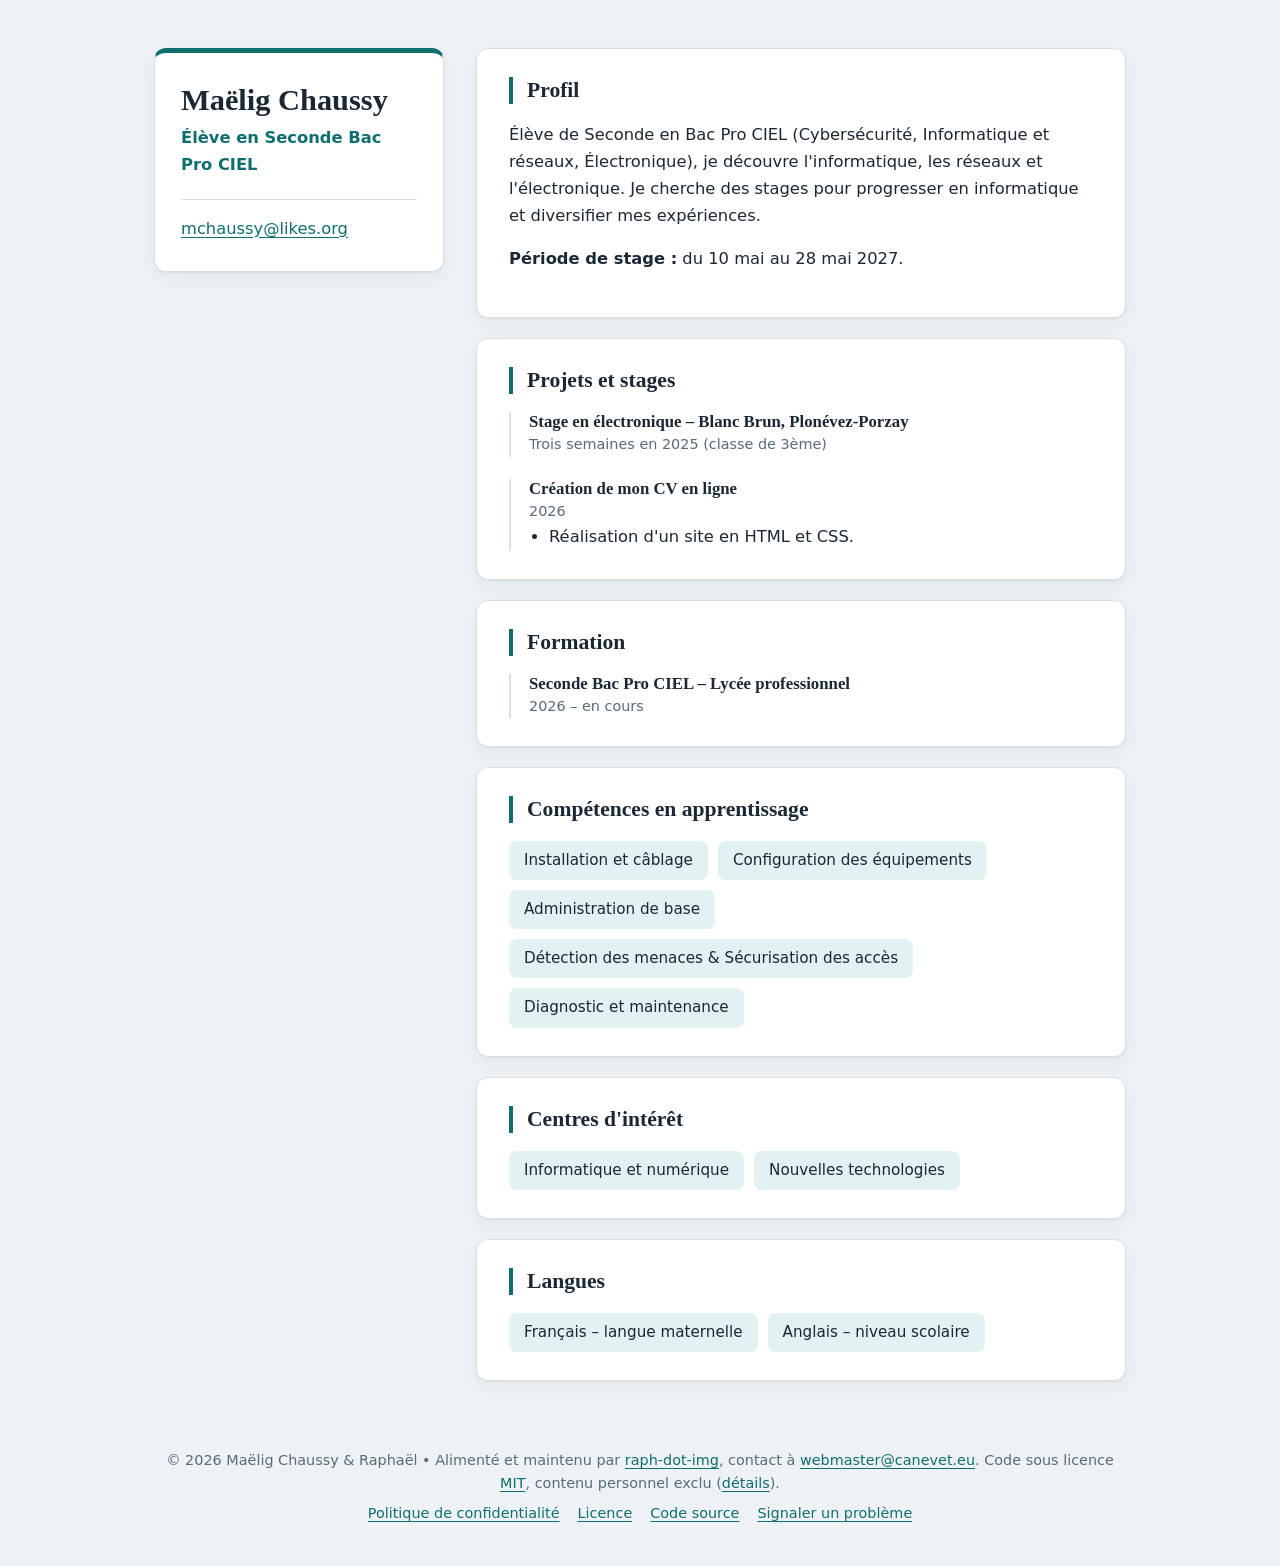
<file: index.html>
<!DOCTYPE html>
<html lang="fr">
<head>
  <meta charset="UTF-8">
  <meta name="viewport" content="width=device-width, initial-scale=1">
  <!-- MODIFIEZ : le titre affiché dans l'onglet du navigateur -->
  <title>Maëlig Chaussy – CV</title>
  <meta name="description" content="CV en ligne de Maëlig Chaussy, élève en Seconde Bac Pro CIEL.">
  <meta name="author" content="Maëlig Chaussy">
  <link rel="canonical" href="https://maelig.eu/">
  <link rel="icon" href="/assets/favicon.svg" type="image/svg+xml">
  <meta name="color-scheme" content="light dark">
  <!-- Pas de style inline : la CSP de nginx/securite.conf le bloquerait -->
  <link rel="stylesheet" href="/style.css">
</head>
<body>
  <div class="page">

    <!-- ===== COLONNE DE GAUCHE : identité et contact ===== -->
    <header class="profil">
      <h1>Maëlig Chaussy</h1>
      <p class="metier">Élève en Seconde Bac Pro CIEL</p>
      <ul class="contact">
        <!-- Pour ta sécurité : pas de téléphone ni d'adresse sur un site public.
             Utilise une adresse mail dédiée, avec l'accord de tes parents. -->
        <li><a href="mailto:mchaussy@likes.org">mchaussy@likes.org</a></li>
      </ul>
    </header>

    <!-- ===== CONTENU PRINCIPAL ===== -->
    <main>

      <section>
        <h2>Profil</h2>
        <p>Élève de Seconde en Bac Pro CIEL (Cybersécurité, Informatique et réseaux, Électronique), je découvre l'informatique, les réseaux et l'électronique. Je cherche des stages pour progresser en informatique et diversifier mes expériences.</p>
        <p><strong>Période de stage :</strong> du 10 mai au 28 mai 2027.</p>
      </section>

      <section>
        <h2>Projets et stages</h2>

        <!-- Copie-colle un bloc <div class="poste"> pour ajouter un stage ou un projet. -->
        <div class="poste">
          <h3>Stage en électronique – Blanc Brun, Plonévez-Porzay</h3>
          <p class="periode">Trois semaines en 2025 (classe de 3ème)</p>
        </div>

        <div class="poste">
          <h3>Création de mon CV en ligne</h3>
          <p class="periode">2026</p>
          <ul>
            <li>Réalisation d'un site en HTML et CSS.</li>
          </ul>
        </div>
      </section>

      <section>
        <h2>Formation</h2>
        <div class="poste">
          <h3>Seconde Bac Pro CIEL – Lycée professionnel</h3>
          <!-- À confirmer : nom du lycée et années -->
          <p class="periode">2026 – en cours</p>
        </div>
      </section>

      <section>
        <h2>Compétences en apprentissage</h2>
        <ul class="etiquettes">
          <li>Installation et câblage</li>
          <li>Configuration des équipements</li>
          <li>Administration de base</li>
          <li>Détection des menaces &amp; Sécurisation des accès</li>
          <li>Diagnostic et maintenance</li>
        </ul>
      </section>

      <section>
        <h2>Centres d'intérêt</h2>
        <ul class="etiquettes">
          <li>Informatique et numérique</li>
          <li>Nouvelles technologies</li>
        </ul>
      </section>

      <section>
        <h2>Langues</h2>
        <ul class="etiquettes">
          <li>Français – langue maternelle</li>
          <li>Anglais – niveau scolaire</li>
        </ul>
      </section>

    </main>
  </div>

  <footer class="pied">
    <p>© 2026 Maëlig Chaussy &amp; Raphaël &#x2022; Alimenté et maintenu par <a href="https://github.com/raph-dot-img">raph-dot-img</a>, contact à <a href="mailto:webmaster@canevet.eu">webmaster@canevet.eu</a>. Code sous licence <a href="/LICENSE">MIT</a>, contenu personnel exclu (<a href="/NOTICE">détails</a>).</p>
    <nav aria-label="Liens légaux">
      <a href="/confidentialite.html">Politique de confidentialité</a>
      <a href="/NOTICE">Licence</a>
      <a href="https://github.com/raph-dot-img/portfolio_de_maelig" rel="noopener">Code source</a>
      <a href="https://github.com/raph-dot-img/portfolio_de_maelig/issues/" rel="noopener">Signaler un problème</a>
    </nav>
  </footer>
</body>
</html>
</file>
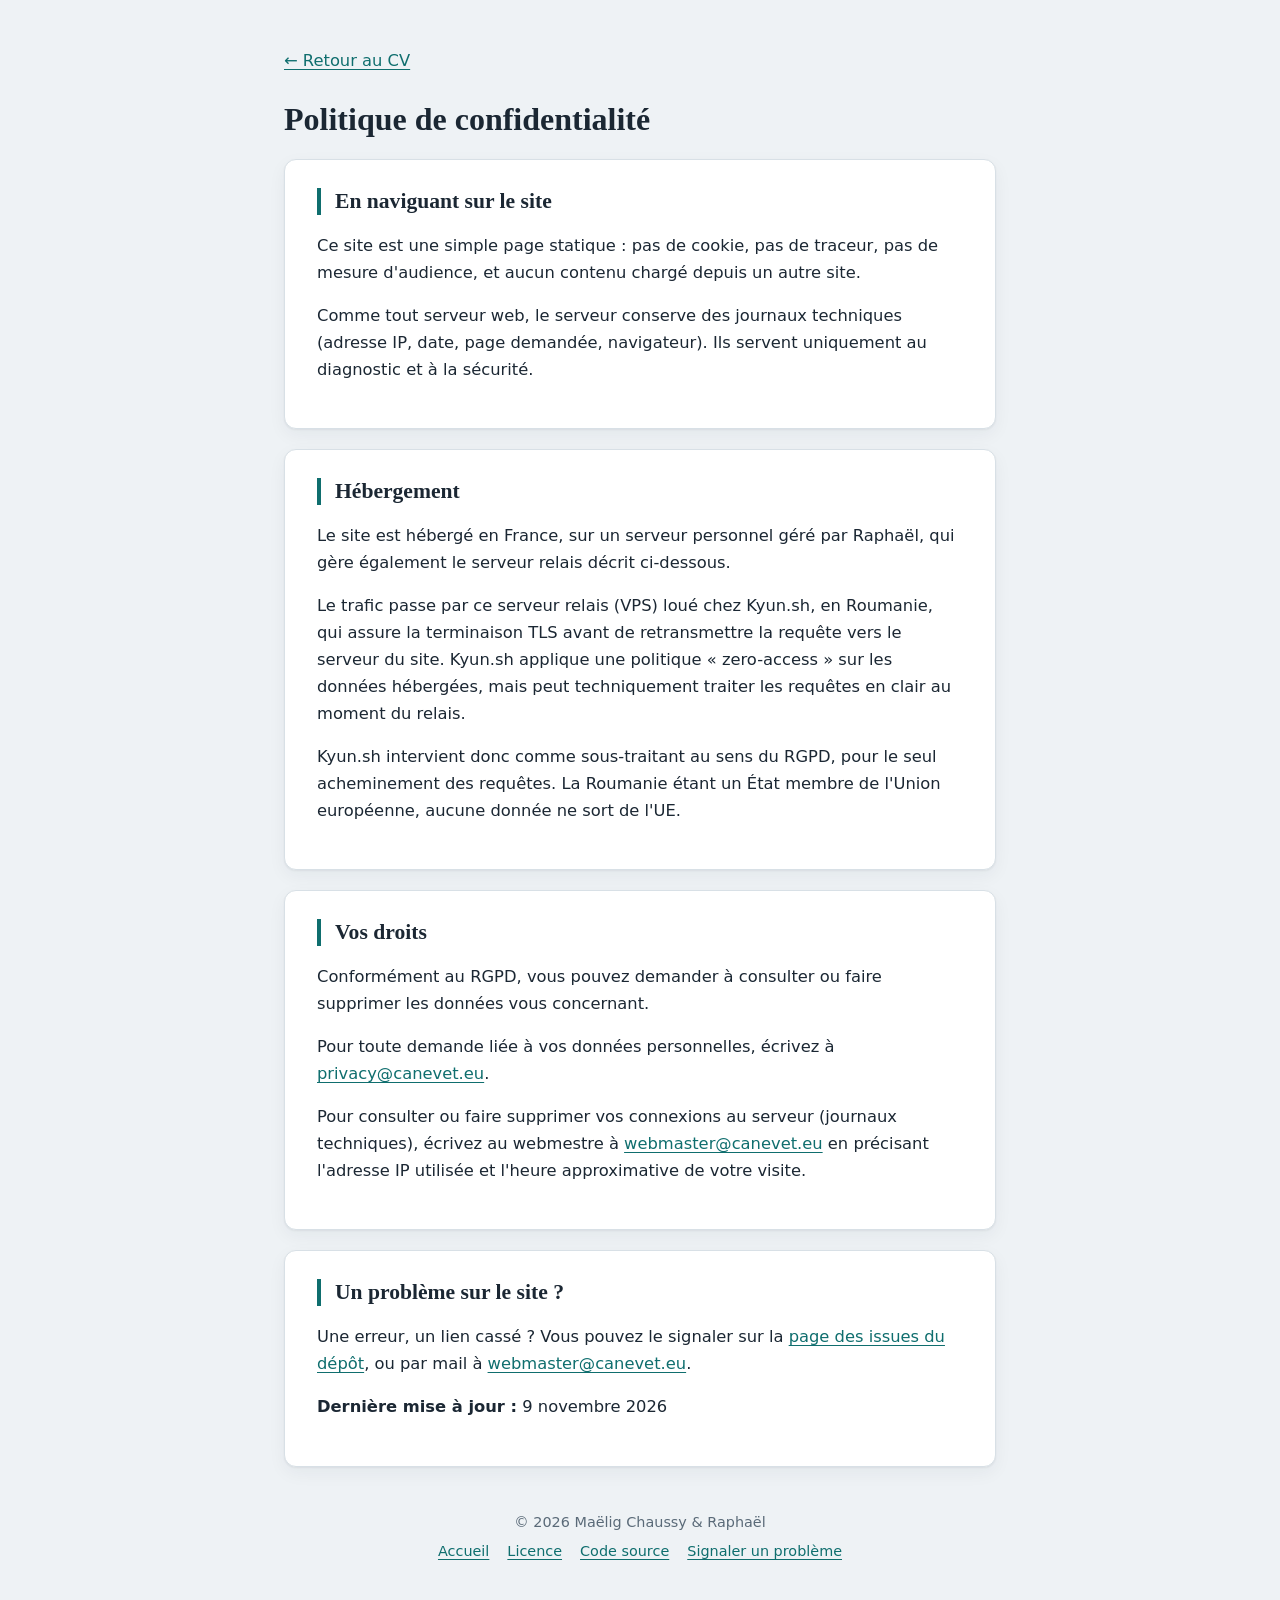
<file: confidentialite.html>
<!DOCTYPE html>
<html lang="fr">
<head>
  <meta charset="UTF-8">
  <meta name="viewport" content="width=device-width, initial-scale=1">
  <title>Politique de confidentialité | Maëlig Chaussy</title>
  <meta name="description" content="Politique de confidentialité du CV en ligne de Maëlig Chaussy : pas de cookie, pas de traceur.">
  <link rel="canonical" href="https://maelig.eu/confidentialite.html">
  <link rel="icon" href="/assets/favicon.svg" type="image/svg+xml">
  <meta name="color-scheme" content="light dark">
  <link rel="stylesheet" href="/style.css">
</head>
<body>
  <main class="page-texte">
    <a class="retour" href="/">← Retour au CV</a>
    <h1>Politique de confidentialité</h1>

    <section>
      <h2>En naviguant sur le site</h2>
      <p>Ce site est une simple page statique : pas de cookie, pas de traceur, pas de mesure d'audience, et aucun contenu chargé depuis un autre site.</p>
      <p>Comme tout serveur web, le serveur conserve des journaux techniques (adresse IP, date, page demandée, navigateur). Ils servent uniquement au diagnostic et à la sécurité.</p>
    </section>

    <section>
      <h2>Hébergement</h2>
      <p>Le site est hébergé en France, sur un serveur personnel géré par Raphaël, qui gère également le serveur relais décrit ci-dessous.</p>
      <p>Le trafic passe par ce serveur relais (VPS) loué chez Kyun.sh, en Roumanie, qui assure la terminaison TLS avant de retransmettre la requête vers le serveur du site. Kyun.sh applique une politique « zero-access » sur les données hébergées, mais peut techniquement traiter les requêtes en clair au moment du relais.</p>
      <p>Kyun.sh intervient donc comme sous-traitant au sens du RGPD, pour le seul acheminement des requêtes. La Roumanie étant un État membre de l'Union européenne, aucune donnée ne sort de l'UE.</p>
    </section>

    <section>
      <h2>Vos droits</h2>
      <p>Conformément au RGPD, vous pouvez demander à consulter ou faire supprimer les données vous concernant.</p>
      <p>Pour toute demande liée à vos données personnelles, écrivez à <a href="mailto:privacy@canevet.eu">privacy@canevet.eu</a>.</p>
      <p>Pour consulter ou faire supprimer vos connexions au serveur (journaux techniques), écrivez au webmestre à <a href="mailto:webmaster@canevet.eu">webmaster@canevet.eu</a> en précisant l'adresse IP utilisée et l'heure approximative de votre visite.</p>
    </section>

    <section>
      <h2>Un problème sur le site ?</h2>
      <p>Une erreur, un lien cassé ? Vous pouvez le signaler sur la <a href="https://github.com/raph-dot-img/portfolio_de_maelig/issues/" rel="noopener">page des issues du dépôt</a>, ou par mail à <a href="mailto:webmaster@canevet.eu">webmaster@canevet.eu</a>.</p>
      <p><strong>Dernière mise à jour :</strong> <time datetime="2026-11-09">9 novembre 2026</time></p>
    </section>
  </main>

  <footer class="pied">
    <p>© 2026 Maëlig Chaussy &amp; Raphaël</p>
    <nav aria-label="Liens légaux">
      <a href="/">Accueil</a>
      <a href="/NOTICE">Licence</a>
      <a href="https://github.com/raph-dot-img/portfolio_de_maelig" rel="noopener">Code source</a>
      <a href="https://github.com/raph-dot-img/portfolio_de_maelig/issues/" rel="noopener">Signaler un problème</a>
    </nav>
  </footer>
</body>
</html>
</file>
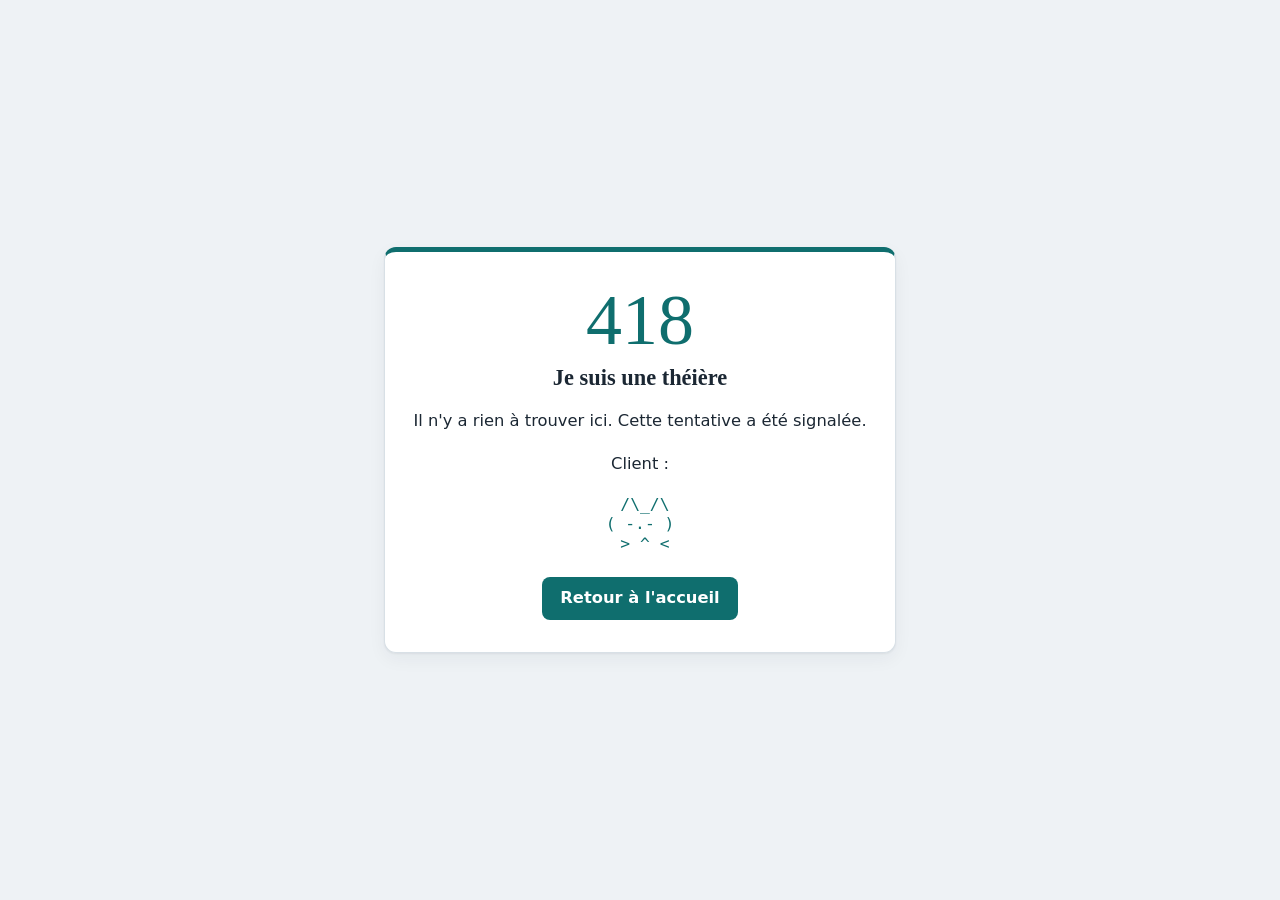
<file: erreurs/418.html>
<!DOCTYPE html>
<html lang="fr">
<head>
<meta charset="utf-8">
<meta name="viewport" content="width=device-width, initial-scale=1">
<meta name="robots" content="noindex">
<title>418 · Je suis une théière | Maëlig Chaussy</title>
<link rel="icon" href="/assets/favicon.svg" type="image/svg+xml">
<meta name="color-scheme" content="light dark">
<link rel="stylesheet" href="/style.css">
</head>
<body class="page-erreur">
  <main class="erreur">
    <p class="erreur-code">418</p>
    <h1>Je suis une théière</h1>
    <p>Il n'y a rien à trouver ici. Cette tentative a été signalée.</p>
    <!-- L'adresse est insérée par nginx (SSI) ou par serve.py en développement. -->
    <p class="erreur-ip">Client : <strong><!--# echo var="remote_addr" default="inconnu" --></strong></p>
    <pre class="erreur-chat" aria-hidden="true"> /\_/\
( -.- )
 &gt; ^ &lt;</pre>
    <a class="bouton" href="/">Retour à l'accueil</a>
  </main>
</body>
</html>
</file>
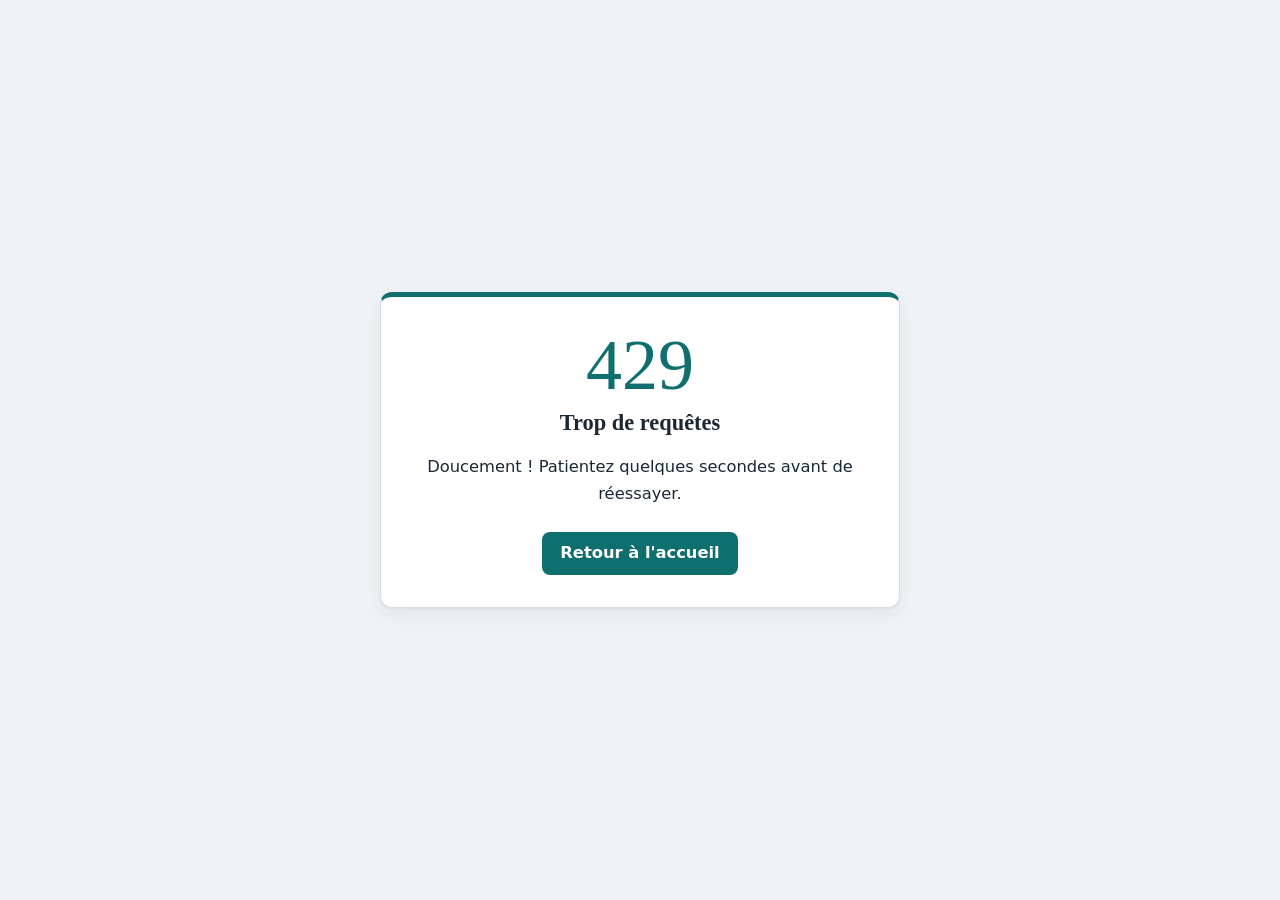
<file: erreurs/429.html>
<!DOCTYPE html>
<html lang="fr">
<head>
<meta charset="utf-8">
<meta name="viewport" content="width=device-width, initial-scale=1">
<meta name="robots" content="noindex">
<title>429 · Trop de requêtes | Maëlig Chaussy</title>
<link rel="icon" href="/assets/favicon.svg" type="image/svg+xml">
<meta name="color-scheme" content="light dark">
<link rel="stylesheet" href="/style.css">
</head>
<body class="page-erreur">
  <main class="erreur">
    <p class="erreur-code">429</p>
    <h1>Trop de requêtes</h1>
    <p>Doucement ! Patientez quelques secondes avant de réessayer.</p>
    <a class="bouton" href="/">Retour à l'accueil</a>
  </main>
</body>
</html>
</file>
<file: style.css>
/* ===== COULEURS : changez-les ici, tout le site suit ===== */
:root {
  --fond: #eef2f5;
  --carte: #ffffff;
  --texte: #1b2733;
  --texte-doux: #5a6a78;
  --accent: #0f6e6e;
  --accent-doux: #e2f1f1;
  --trait: #d8e0e6;
  --ombre: 0 1px 2px rgba(27, 39, 51, 0.06), 0 6px 18px rgba(27, 39, 51, 0.05);
}
@media (prefers-color-scheme: dark) {
  :root {
    --fond: #0f161c;
    --carte: #19232b;
    --texte: #e8eef2;
    --texte-doux: #9fb0bd;
    --accent: #4fc3c3;
    --accent-doux: #1f3a3f;
    --trait: #2a3844;
    --ombre: none;
  }
}

* { box-sizing: border-box; }
html { scroll-behavior: smooth; }
body {
  margin: 0;
  background: var(--fond);
  color: var(--texte);
  font-family: "Segoe UI", system-ui, -apple-system, sans-serif;
  font-size: 1.02rem;
  line-height: 1.65;
}
h1, h2, h3 { font-family: Georgia, "Times New Roman", serif; line-height: 1.25; }
a { color: var(--accent); text-underline-offset: 3px; }

/* ===== MISE EN PAGE : colonne de gauche + contenu ===== */
.page {
  display: grid;
  grid-template-columns: 290px 1fr;
  max-width: 1020px;
  margin: 0 auto;
  gap: 32px;
  padding: 48px 24px;
}

/* Carte d'identité, qui reste visible quand on fait défiler */
.profil {
  position: sticky;
  top: 32px;
  align-self: start;
  background: var(--carte);
  border: 1px solid var(--trait);
  border-top: 5px solid var(--accent);
  border-radius: 12px;
  box-shadow: var(--ombre);
  padding: 28px 26px;
}
.profil h1 { font-size: 1.9rem; margin: 0 0 6px; }
.metier { color: var(--accent); font-weight: 600; margin: 0 0 20px; }
.contact { list-style: none; padding: 16px 0 0; margin: 0; border-top: 1px solid var(--trait); }
.contact li { word-break: break-word; }

/* ===== SECTIONS ===== */
section {
  background: var(--carte);
  border: 1px solid var(--trait);
  border-radius: 12px;
  box-shadow: var(--ombre);
  padding: 28px 32px;
  margin-bottom: 20px;
}
h2 {
  font-size: 1.35rem;
  margin: 0 0 18px;
  padding-left: 14px;
  border-left: 4px solid var(--accent);
}
h3 { font-size: 1.05rem; margin: 0; }

/* Un bloc de stage, de projet ou de formation : trait à gauche comme une frise */
.poste {
  margin-bottom: 22px;
  padding-left: 18px;
  border-left: 2px solid var(--trait);
}
.poste:last-child { margin-bottom: 0; }
.periode { color: var(--texte-doux); font-size: 0.9rem; margin: 2px 0 6px; }
.poste p, .poste ul { margin: 0; }
.poste ul { padding-left: 20px; }

/* Les compétences et intérêts sous forme d'étiquettes */
.etiquettes { display: flex; flex-wrap: wrap; gap: 10px; padding: 0; margin: 0; list-style: none; }
.etiquettes li {
  background: var(--accent-doux);
  color: var(--texte);
  border: 1px solid transparent;
  border-radius: 8px;
  padding: 6px 14px;
  font-size: 0.95rem;
}

/* ===== TÉLÉPHONE : une seule colonne ===== */
@media (max-width: 760px) {
  .page { grid-template-columns: 1fr; gap: 20px; padding: 20px 14px; }
  .profil { position: static; padding: 22px 20px; }
  section { padding: 22px 18px; }
  .poste { padding-left: 14px; }
}

/* ===== PIED DE PAGE ===== */
.pied {
  max-width: 1020px;
  margin: 0 auto;
  padding: 0 24px 40px;
  color: var(--texte-doux);
  font-size: 0.9rem;
  text-align: center;
}
.pied p { margin: 0 0 6px; }
.pied nav { display: flex; flex-wrap: wrap; justify-content: center; gap: 6px 18px; }

/* ===== PAGES DE TEXTE (confidentialité) ===== */
.page-texte {
  max-width: 760px;
  margin: 0 auto;
  padding: 48px 24px 24px;
}
.page-texte h1 { font-size: 2rem; margin: 0 0 20px; }
.retour { display: inline-block; margin-bottom: 24px; }
.encart {
  background: var(--accent-doux);
  border-left: 4px solid var(--accent);
  border-radius: 8px;
  padding: 12px 16px;
}

/* ===== PAGES D'ERREUR ===== */
.page-erreur {
  min-height: 100vh;
  display: grid;
  place-items: center;
  padding: 24px 16px;
}
.erreur {
  max-width: 520px;
  text-align: center;
  background: var(--carte);
  border: 1px solid var(--trait);
  border-top: 5px solid var(--accent);
  border-radius: 12px;
  box-shadow: var(--ombre);
  padding: 32px 28px;
}
.erreur-code {
  font-family: Georgia, "Times New Roman", serif;
  font-size: 4.5rem;
  line-height: 1;
  color: var(--accent);
  margin: 0 0 8px;
}
.erreur h1 { font-size: 1.4rem; margin: 0 0 12px; }
.erreur-ip strong { font-family: ui-monospace, "Cascadia Code", Consolas, monospace; }
.erreur-chat {
  font-family: ui-monospace, "Cascadia Code", Consolas, monospace;
  color: var(--accent);
  line-height: 1.2;
  margin: 0 auto 16px;
}
.bouton {
  display: inline-block;
  margin-top: 8px;
  background: var(--accent);
  color: var(--carte);
  border-radius: 8px;
  padding: 8px 18px;
  text-decoration: none;
  font-weight: 600;
}

a:focus-visible { outline: 3px solid var(--accent); outline-offset: 2px; border-radius: 3px; }

/* ===== IMPRESSION : un CV propre sur papier ===== */
@media print {
  body { background: #fff; }
  .page { padding: 0; }
  .profil { position: static; }
  section, .profil { box-shadow: none; break-inside: avoid; }
  .pied nav { display: none; }
}
</file>
